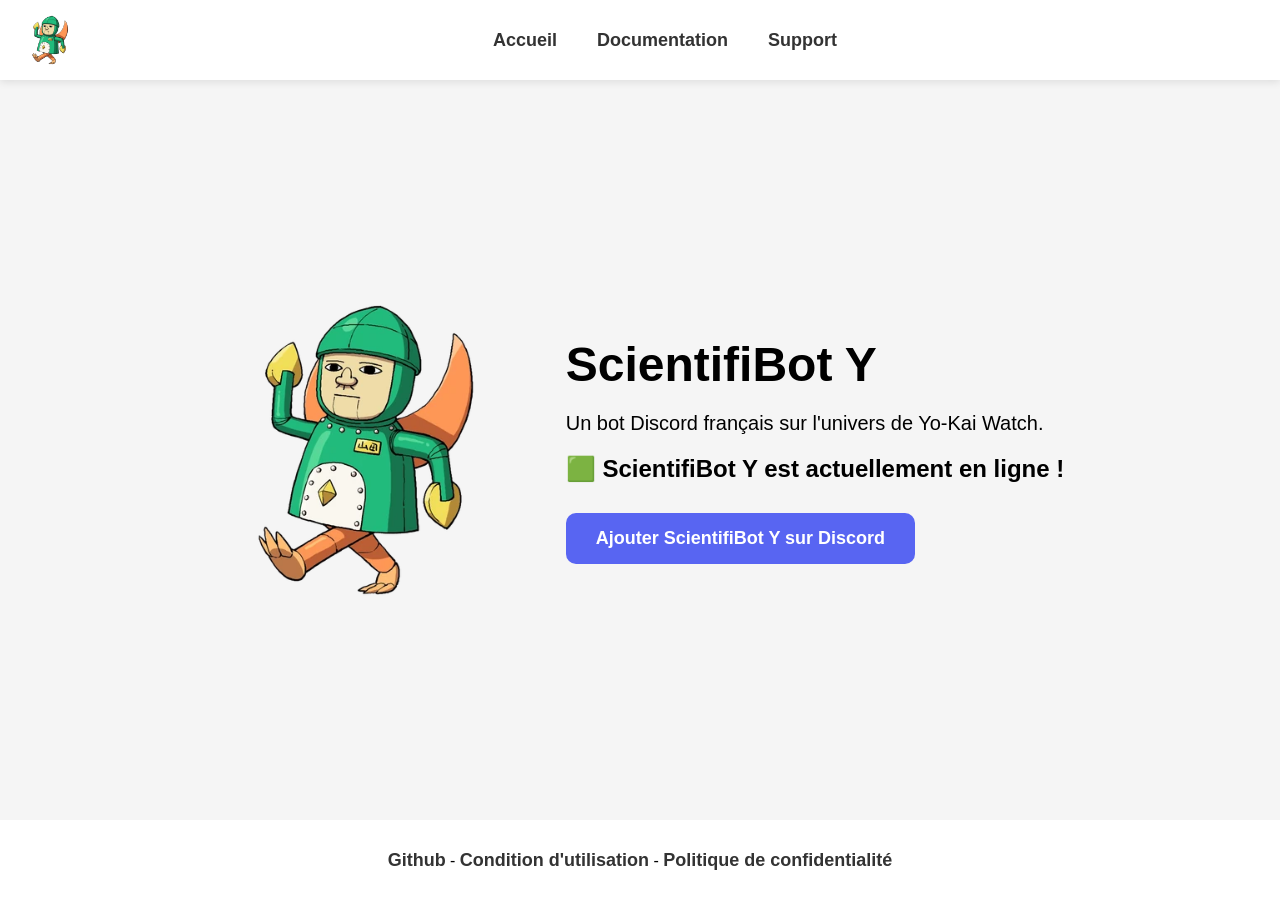
<file: index.html>
<!DOCTYPE html>
<html lang="fr">
<head>
    <meta charset="UTF-8">
    <meta name="viewport" content="width=device-width, initial-scale=1.0">
    <title>ScientifiBot Y - Accueil</title>
    <link rel="stylesheet" href="style.css">
</head>

<body>

    <header>
        <img src="Scientifibot_Y.png" alt="Logo ScientifiBot Y" class="logo">

        <nav class="center">
            <a href="index.html">Accueil</a>
            <a href="documentation.html">Documentation</a>
            <a href="https://discord.gg/2RPQeb3fee" target="_blank">Support</a>
        </nav>
    </header>

    <main class="visible">
        
        <img src="Scientifibot_Y.png" alt="ScientifiBot Y" class="img_grand">
        
        <div class="droite">
            <h1>ScientifiBot Y</h1>
        
            <p>
                Un bot Discord français sur l'univers de Yo-Kai Watch.
            </p>

            <h2>🟩 ScientifiBot Y est actuellement en ligne !</h2>

            <a class="button" href="https://discord.com/oauth2/authorize?client_id=1290707100573634571&permissions=517543873600&integration_type=0&scope=bot+applications.commands" target="_blank">
                Ajouter ScientifiBot Y sur Discord
            </a>
        </div>

    </main>

    <footer class="center">
        <p>
            <a href="https://github.com/MrPheonixi/ScientifiBot-Y-maintained" target="_blank">Github</a>
            - <a href="tos.html" target="_blank">Condition d'utilisation</a>
            - <a href="politique.html" target="_blank">Politique de confidentialité</a>
        </p>
    </footer>

</body>
</html>
</file>
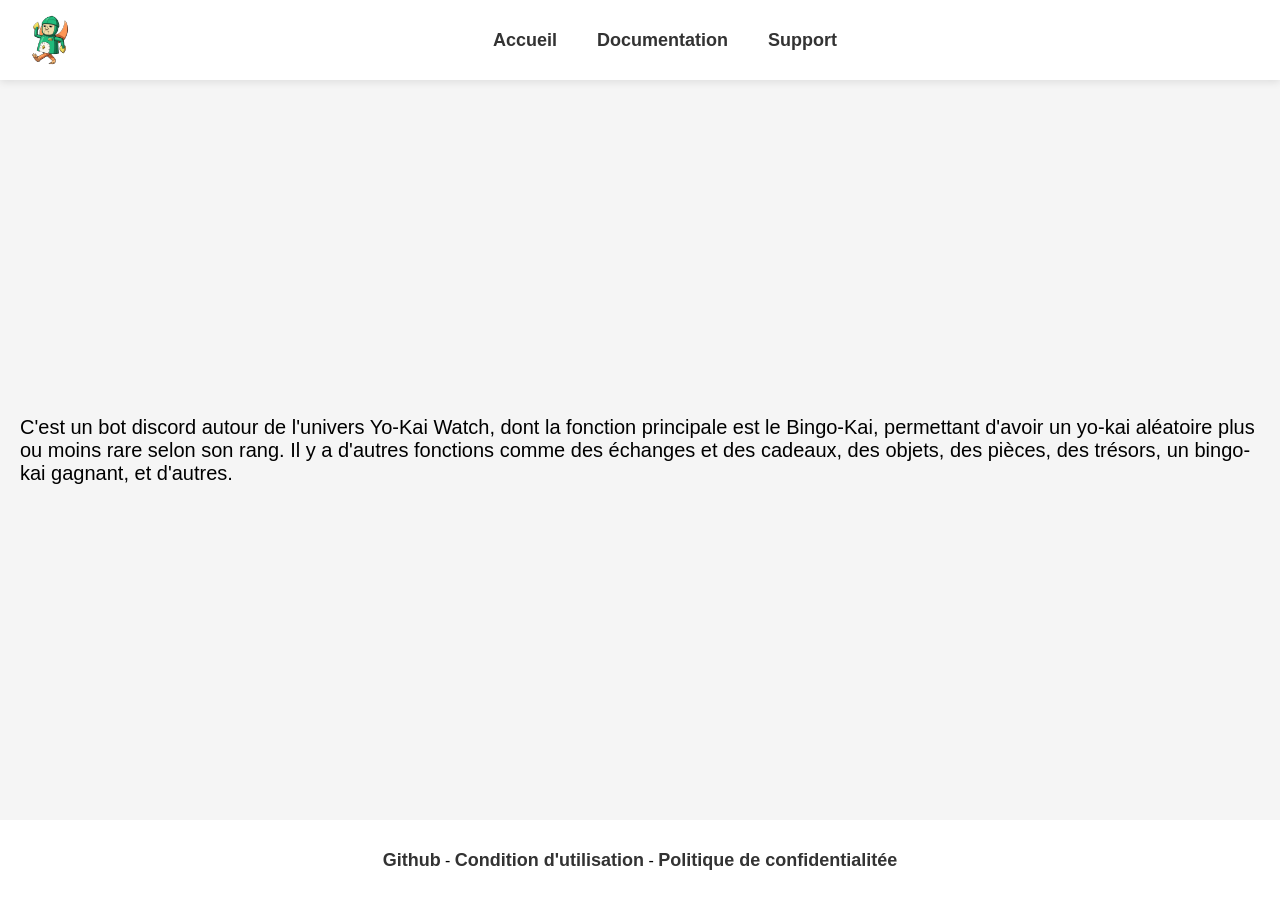
<file: documentation.html>
<!DOCTYPE html>
<html lang="fr">
    <head>
        <title>ScientifiBot Y - Documentation</title>
        <meta charset="UTF-8">
        <link rel="stylesheet" href="style.css">
    </head>
    <body>
        <header>
            <img src="Scientifibot_Y.png" alt="Logo ScientifiBot Y" class="logo">

            <nav class="center">
                <a href="index.html">Accueil</a>
                <a href="documentation.html">Documentation</a>
                <a href="https://discord.gg/2RPQeb3fee" target="_blank">Support</a>
            </nav>
        </header>
    
        <div class="visible">
            <p>
                C'est un bot discord autour de l'univers Yo-Kai Watch, dont la fonction principale est le Bingo-Kai, permettant d'avoir un yo-kai aléatoire plus
                ou moins rare selon son rang. Il y a d'autres fonctions comme des échanges et des cadeaux, des objets, des pièces, des trésors, un bingo-kai gagnant,
                et d'autres.
            </p>
        </div>
        
        <footer class="center">
            <p>
                <a href="https://github.com/MrPheonixi/ScientifiBot-Y-maintained" target="_blank">Github</a> 
                - <a href="tos.html" target="_blank">Condition d'utilisation</a> 
                - <a href="politique.html" target="_blank">Politique de confidentialitée</a>
            </p>
        </footer>
        
    </body>
</html>
</file>
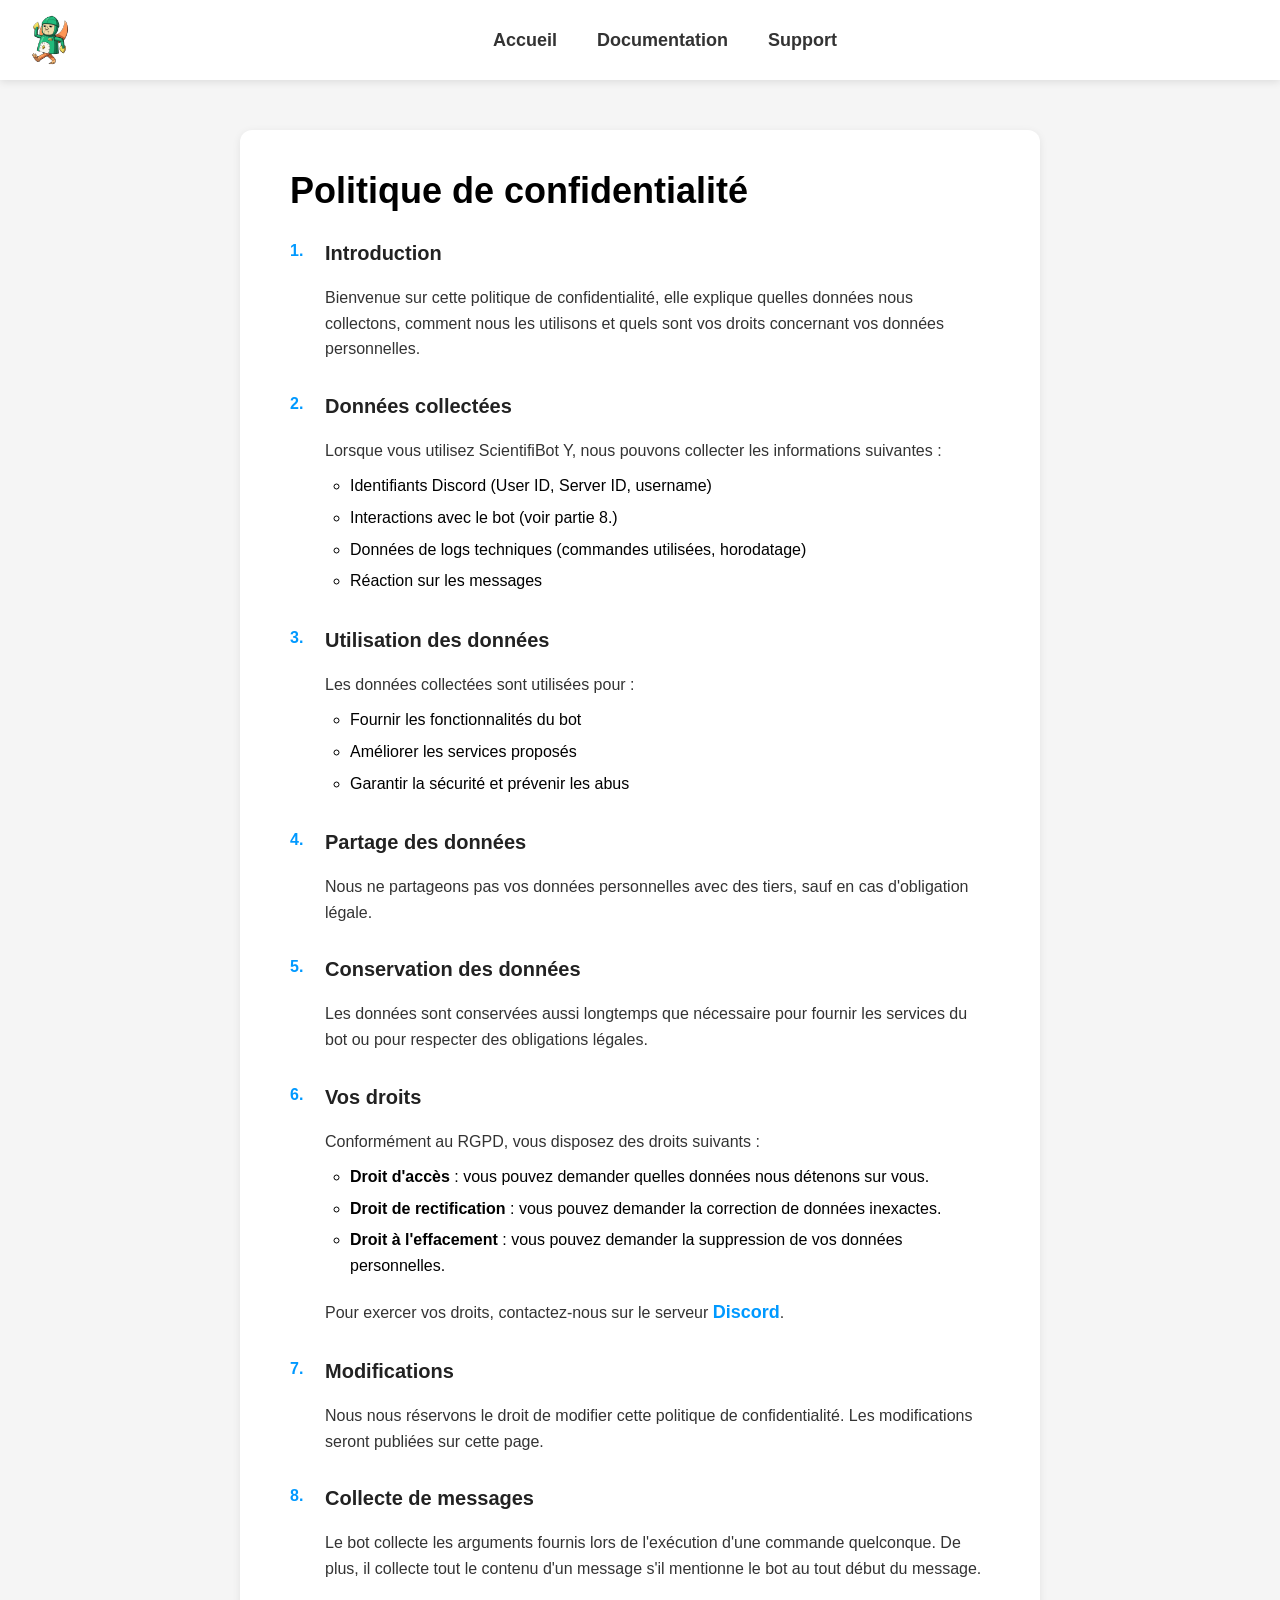
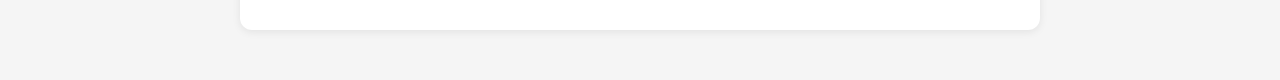
<file: politique.html>
<!DOCTYPE html>
<html lang="fr">
    <head>
        <title>ScientifiBot Y - Politique de confidencialitée</title>
        <meta charset="UTF-8">
        <link rel="stylesheet" href="style.css">
    </head>
    <body>
        <header>
            <img src="Scientifibot_Y.png" alt="Logo ScientifiBot Y" class="logo">

            <nav class="center">
                <a href="index.html">Accueil</a>
                <a href="documentation.html">Documentation</a>
                <a href="https://discord.gg/2RPQeb3fee" target="_blank">Support</a>
            </nav>
        </header>

        <div class="visible">
            <div class="texte">
                <h1>Politique de confidentialité</h1>

                <ol>
                    <li>
                        <h3>Introduction</h3>
                        <p>Bienvenue sur cette politique de confidentialité, elle explique quelles données nous collectons, comment nous les utilisons et quels sont vos droits concernant vos données personnelles.</p>
                    </li>

                    <li>
                        <h3>Données collectées</h3>
                        <p>Lorsque vous utilisez ScientifiBot Y, nous pouvons collecter les informations suivantes :</p>
                        <ul>
                            <li>Identifiants Discord (User ID, Server ID, username)</li>
                            <li>Interactions avec le bot (voir partie 8.)</li>
                            <li>Données de logs techniques (commandes utilisées, horodatage)</li>
                            <li>Réaction sur les messages</li>
                        </ul>
                    </li>

                    <li>
                        <h3>Utilisation des données</h3>
                        <p>Les données collectées sont utilisées pour :</p>
                        <ul>
                            <li>Fournir les fonctionnalités du bot</li>
                            <li>Améliorer les services proposés</li>
                            <li>Garantir la sécurité et prévenir les abus</li>
                        </ul>
                    </li>

                    <li>
                        <h3>Partage des données</h3>
                        <p>Nous ne partageons pas vos données personnelles avec des tiers, sauf en cas d'obligation légale.</p>
                    </li>

                    <li>
                        <h3>Conservation des données</h3>
                        <p>Les données sont conservées aussi longtemps que nécessaire pour fournir les services du bot ou pour respecter des obligations légales.</p>
                    </li>

                    <li>
                        <h3>Vos droits</h3>
                        <p>Conformément au RGPD, vous disposez des droits suivants :</p>
                        <ul>
                            <li><strong>Droit d'accès</strong> : vous pouvez demander quelles données nous détenons sur vous.</li>
                            <li><strong>Droit de rectification</strong> : vous pouvez demander la correction de données inexactes.</li>
                            <li><strong>Droit à l'effacement</strong> : vous pouvez demander la suppression de vos données personnelles.</li>
                        </ul>
                        <p>Pour exercer vos droits, contactez-nous sur le serveur <a href="https://discord.gg/2RPQeb3fee" target="_blank">Discord</a>.</p>
                    </li>

                    <li>
                        <h3>Modifications</h3>
                        <p>Nous nous réservons le droit de modifier cette politique de confidentialité. Les modifications seront publiées sur cette page.</p>
                    </li>

                    <li>
                        <h3>Collecte de messages</h3>
                        <p>Le bot collecte les arguments fournis lors de l'exécution d'une commande quelconque. De plus, il collecte tout le contenu d'un message s'il mentionne le bot au tout début du message.</p>
                    </li>
                </ol>
            </div>
        </div>
    </body>
</html>
</file>
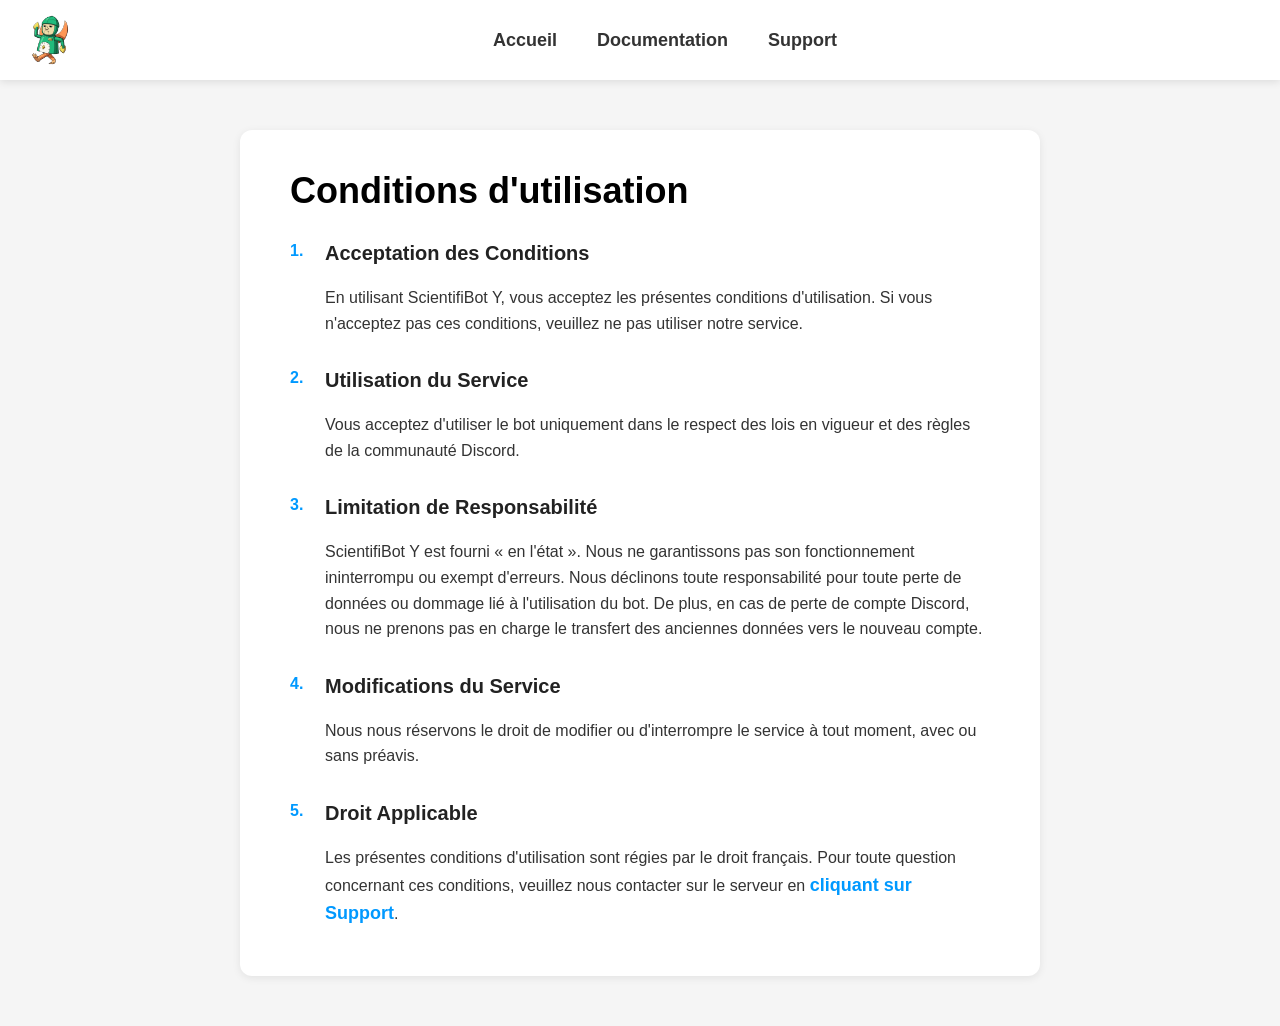
<file: tos.html>
<!DOCTYPE html>
<html lang="fr">
    <head>
        <title>ScientifiBot Y - Condition d'utilisation</title>
        <meta charset="UTF-8">
        <link rel="stylesheet" href="style.css">
    </head>
    <body>
        <header>
            <img src="Scientifibot_Y.png" alt="Logo ScientifiBot Y" class="logo">

            <nav class="center">
                <a href="index.html">Accueil</a>
                <a href="documentation.html">Documentation</a>
                <a href="https://discord.gg/2RPQeb3fee" target="_blank">Support</a>
            </nav>
        </header>

        <div class="visible">
            <div class="texte">
                <h1>Conditions d'utilisation</h1>

                <ol>
                    <li>
                        <h3>Acceptation des Conditions</h3>
                        <p>En utilisant ScientifiBot Y, vous acceptez les présentes conditions d'utilisation. Si vous n'acceptez pas ces conditions, veuillez ne pas utiliser notre service.</p>
                    </li>

                    <li>
                        <h3>Utilisation du Service</h3>
                        <p>Vous acceptez d'utiliser le bot uniquement dans le respect des lois en vigueur et des règles de la communauté Discord.</p>
                    </li>

                    <li>
                        <h3>Limitation de Responsabilité</h3>
                        <p>ScientifiBot Y est fourni « en l'état ». Nous ne garantissons pas son fonctionnement ininterrompu ou exempt d'erreurs. Nous déclinons toute responsabilité pour toute perte de données ou dommage lié à l'utilisation du bot. De plus, en cas de perte de compte Discord, nous ne prenons pas en charge le transfert des anciennes données vers le nouveau compte.</p>
                    </li>

                    <li>
                        <h3>Modifications du Service</h3>
                        <p>Nous nous réservons le droit de modifier ou d'interrompre le service à tout moment, avec ou sans préavis.</p>
                    </li>

                    <li>
                        <h3>Droit Applicable</h3>
                        <p>Les présentes conditions d'utilisation sont régies par le droit français. Pour toute question concernant ces conditions, veuillez nous contacter sur le serveur en <a href="https://discord.gg/2RPQeb3fee" target="_blank">cliquant sur Support</a>.</p>
                    </li>
                </ol>
            </div>
        </div>
    </body>
</html>
</file>
<file: style.css>
/* ---------- Général ---------- */

* {
    margin: 0;
    padding: 0;
    box-sizing: border-box;
}

html {
    height: 100%;
}

body {
    min-height: 100%;

    display: flex;
    flex-direction: column;

    font-family: Arial, Helvetica, sans-serif;
    background: #f5f5f5;
}

/* ---------- Header ---------- */

header {
    position: sticky;
    top: 0;

    display: flex;
    align-items: center;

    padding: 15px 25px;

    background: white;
    box-shadow: 0 2px 8px rgba(0,0,0,0.1);

    z-index: 1000;
}

.logo {
    width: 50px;
    height: 50px;
}

.center {
    flex: 1;

    display: flex;
    justify-content: center;
    gap: 40px;
}

a {
    text-decoration: none;
    color: #333;
    font-size: 18px;
    font-weight: bold;

    transition: color 0.2s;
}

a:hover {
    color: #0099ff;
}

/* ---------- Contenu ---------- */

.visible {
    flex: 1;

    padding: 50px 20px;

    display: flex;
    align-items: center;
    justify-content: center;
    gap: 50px;
    flex-wrap: wrap;
}

.visible h1 {
    font-size: 48px;
    margin-bottom: 20px;
}

.visible h2 {
    margin-top: 20px;
    margin-bottom: 30px;
}

.visible p {
    font-size: 20px;
    margin: 20px 0;
}

.img_grand {
    width: 300px;
    margin: 30px 0;
}

.visible .droite {
    right: 5%;
}

/* ---------- Bouton ---------- */

.button {
    display: inline-block;

    padding: 15px 30px;

    background: #5865F2;
    color: white;

    text-decoration: none;
    font-size: 18px;
    font-weight: bold;

    border-radius: 10px;

    transition: background 0.2s;
}

.button:hover {
    background: #4752c4;
}

/* ---------- Pages de texte (Politique / TOS) ---------- */

.visible .texte {
    width: 100%;
    max-width: 800px;

    background: white;
    padding: 40px 50px;
    border-radius: 12px;
    box-shadow: 0 2px 8px rgba(0,0,0,0.08);
}

.texte h1 {
    font-size: 36px;
    margin-bottom: 30px;
}

.texte > ol {
    list-style: none;
    counter-reset: item;

    display: flex;
    flex-direction: column;
    gap: 25px;
}

.texte > ol > li {
    counter-increment: item;
    position: relative;
    padding-left: 35px;
}

.texte > ol > li::before {
    content: counter(item) ".";
    position: absolute;
    left: 0;
    font-weight: bold;
    color: #0099ff;
}

.texte h3 {
    font-size: 20px;
    margin-bottom: 10px;
    color: #222;
}

.texte p {
    font-size: 16px;
    line-height: 1.6;
    margin-bottom: 8px;
    color: #333;
}

.texte ul {
    margin: 10px 0 10px 25px;
}

.texte ul li {
    font-size: 16px;
    line-height: 1.6;
    margin-bottom: 6px;
}

.texte a {
    color: #0099ff;
}

/* ---------- Footer ---------- */

footer {
    display: flex;
    align-items: center;

    min-height: 80px;
    max-height: 80px;

    background: white;
}
</file>
